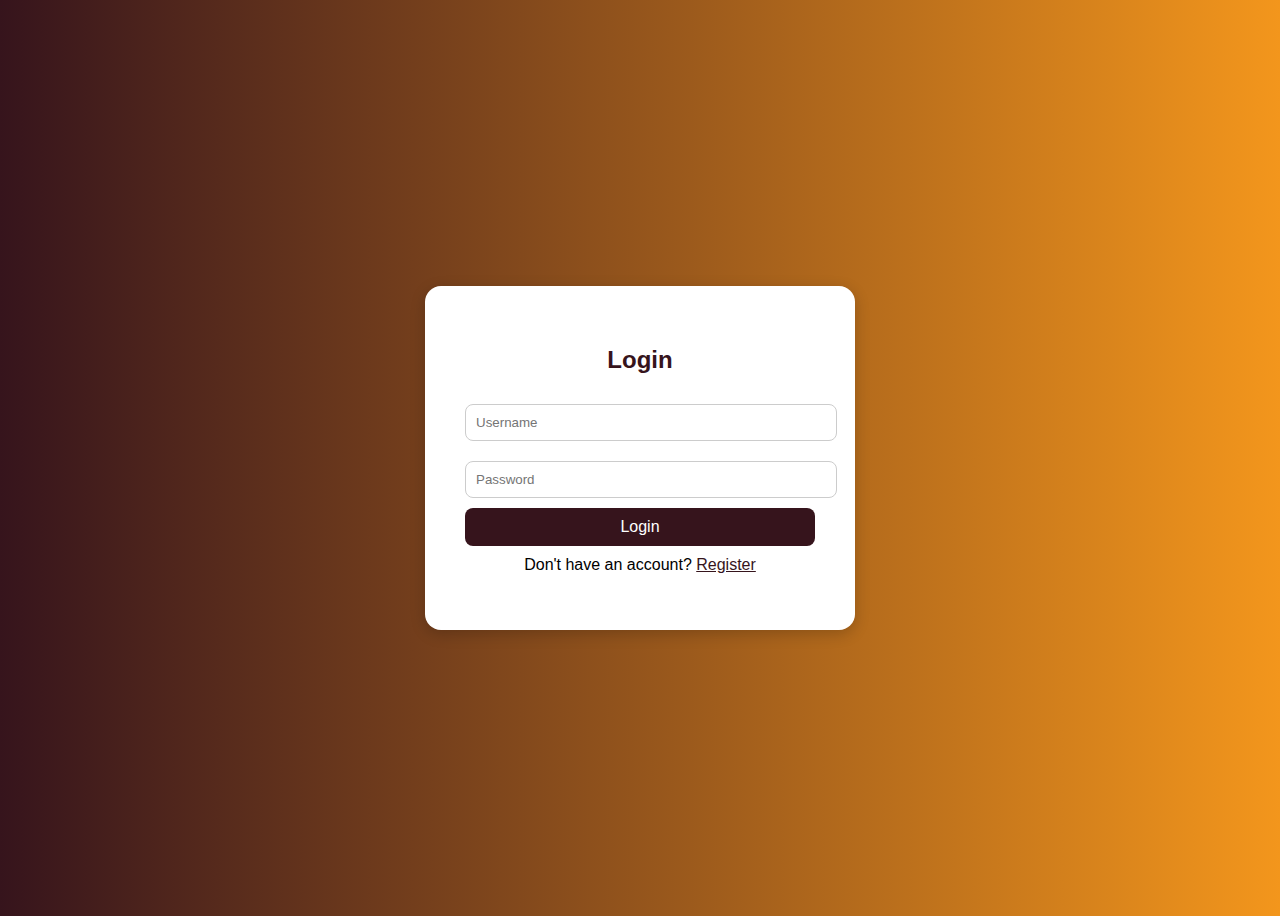
<file: login.html>
<!DOCTYPE html>
<html lang="en">
<head>
    <meta charset="UTF-8">
    <title>Login - Coffee Web</title>
    <link rel="stylesheet" href="login.css">
</head>
<body>
    <div class="form-container">
        <h2>Login</h2>
        <form id="loginForm">
            <input type="text" placeholder="Username" required>
            <input type="password" placeholder="Password" required>
            <button type="submit">Login</button>
            <p>Don't have an account? <a href="register.html">Register</a></p>
        </form>
    </div>
    <script src="login.js"></script>
</body>
</html>
</file>
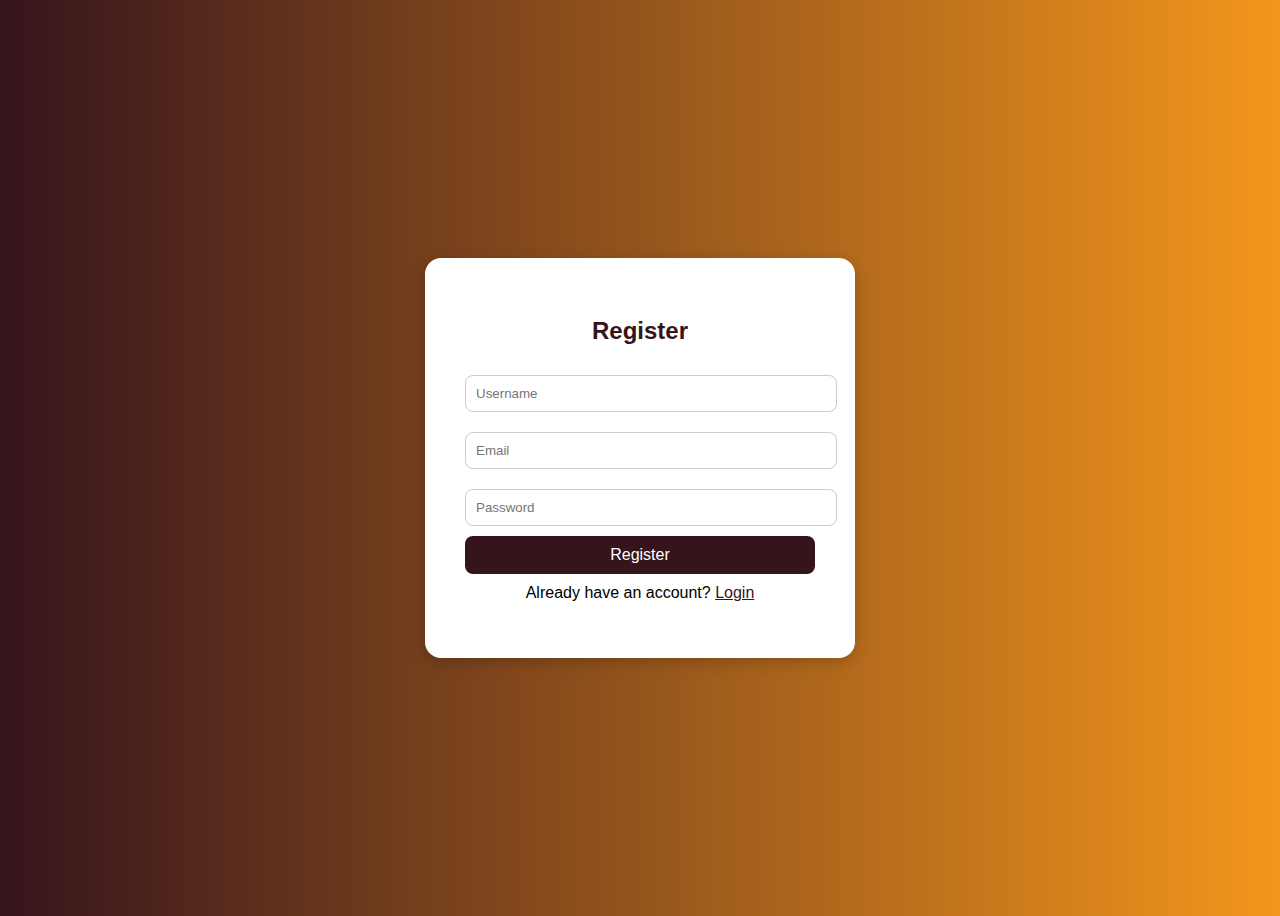
<file: register.html>
<!DOCTYPE html>
<html lang="en">
<head>
    <meta charset="UTF-8">
    <title>Register - Coffee Web</title>
    <link rel="stylesheet" href="register.css">
</head>
<body>
    <div class="form-container">
        <h2>Register</h2>
        <form id="registerForm">
            <input type="text" placeholder="Username" required>
            <input type="email" placeholder="Email" required>
            <input type="password" placeholder="Password" required>
            <button type="submit">Register</button>
            <p>Already have an account? <a href="login.html">Login</a></p>
        </form>
    </div>
    <script src="register.js"></script>
</body>
</html>
</file>
<file: login.css>
body {
    font-family: "Poppins", sans-serif;
    background: linear-gradient(to right, #36141c, #f3961c);
    height: 100vh;
    display: flex;
    align-items: center;
    justify-content: center;
}

.form-container {
    background: white;
    padding: 40px;
    border-radius: 16px;
    box-shadow: 0 4px 15px rgba(0,0,0,0.2);
    width: 350px;
    text-align: center;
}

.form-container h2 {
    margin-bottom: 20px;
    color: #36141c;
}

.form-container input {
    width: 100%;
    padding: 10px;
    margin: 10px 0;
    border: 1px solid #ccc;
    border-radius: 8px;
}

.form-container button {
    width: 100%;
    padding: 10px;
    background: #36141c;
    color: white;
    border: none;
    border-radius: 8px;
    font-size: 16px;
    cursor: pointer;
    transition: 0.3s;
}

.form-container button:hover {
    background: #f3961c;
}

.form-container p {
    margin-top: 10px;
}

.form-container a {
    color: #36141c;
}
</file>
<file: register.css>
body {
    font-family: "Poppins", sans-serif;
    background: linear-gradient(to right, #36141c, #f3961c);
    height: 100vh;
    display: flex;
    align-items: center;
    justify-content: center;
}

.form-container {
    background: white;
    padding: 40px;
    border-radius: 16px;
    box-shadow: 0 4px 15px rgba(0,0,0,0.2);
    width: 350px;
    text-align: center;
}

.form-container h2 {
    margin-bottom: 20px;
    color: #36141c;
}

.form-container input {
    width: 100%;
    padding: 10px;
    margin: 10px 0;
    border: 1px solid #ccc;
    border-radius: 8px;
}

.form-container button {
    width: 100%;
    padding: 10px;
    background: #36141c;
    color: white;
    border: none;
    border-radius: 8px;
    font-size: 16px;
    cursor: pointer;
    transition: 0.3s;
}

.form-container button:hover {
    background: #f3961c;
}

.form-container p {
    margin-top: 10px;
}

.form-container a {
    color: #36141c;
}
</file>
